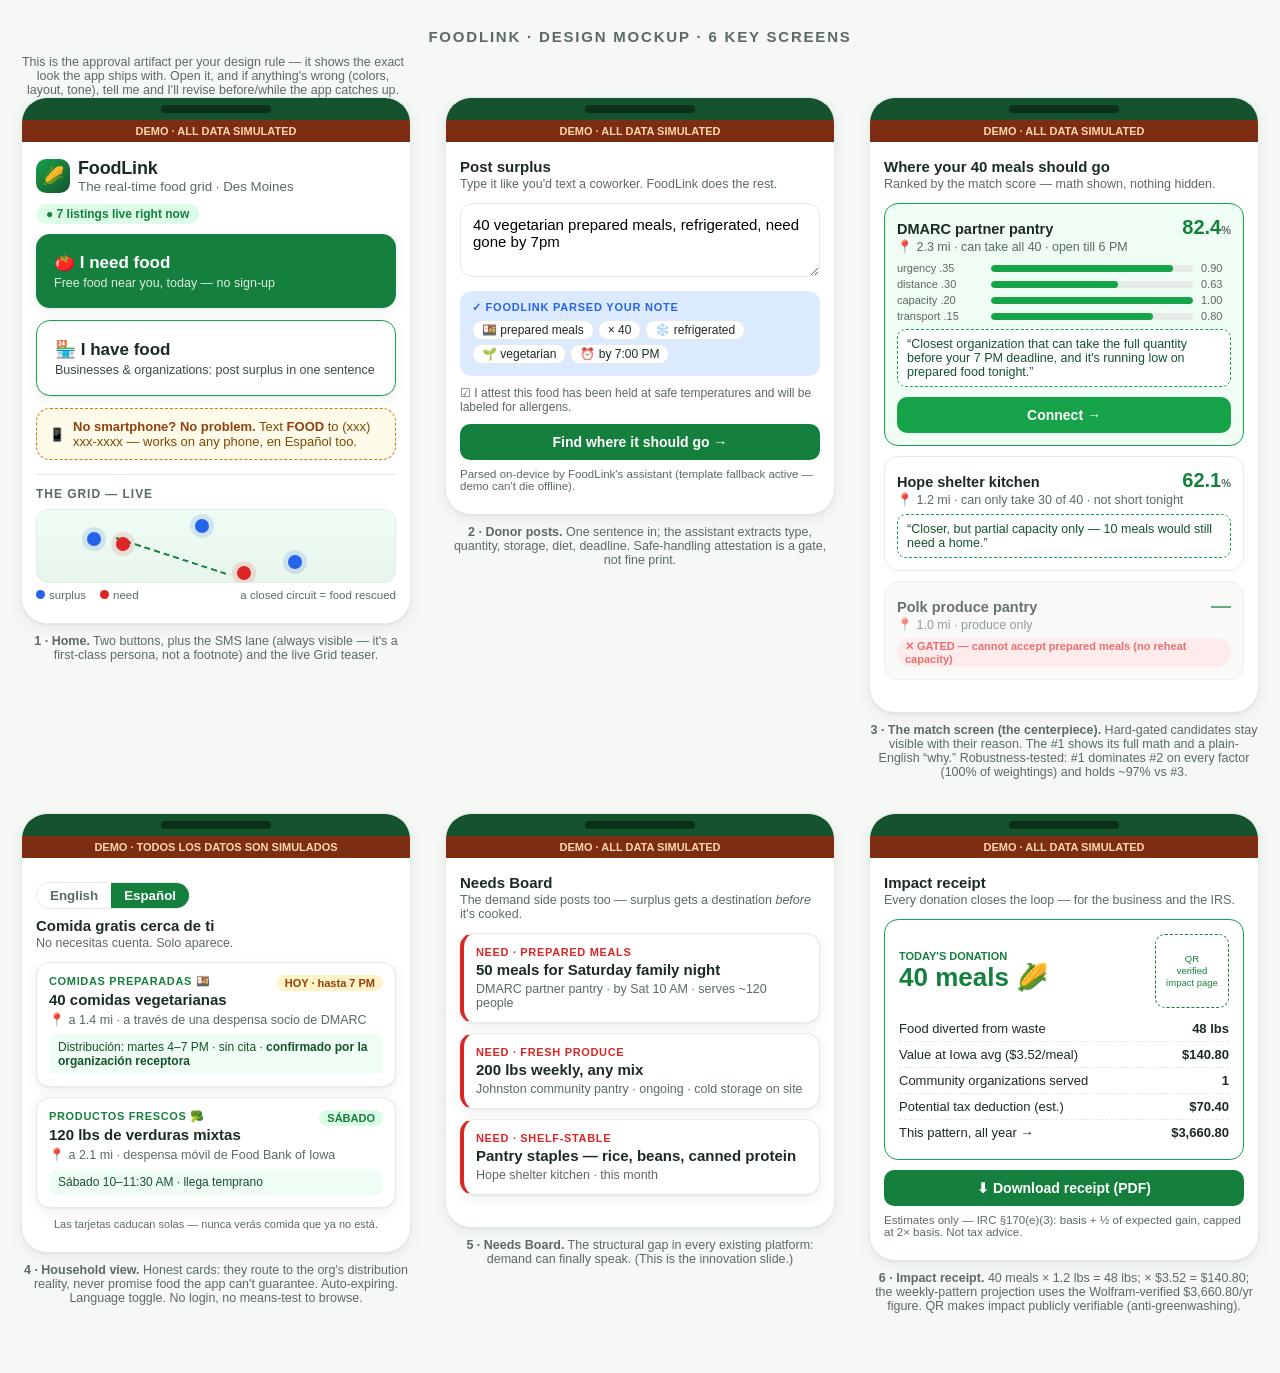
<file: designs/mockup.html>
<!DOCTYPE html>
<html lang="en">
<head>
<meta charset="UTF-8">
<meta name="viewport" content="width=device-width, initial-scale=1.0">
<title>FoodLink — Design Mockup (approval artifact)</title>
<style>
  :root{
    --green-900:#14532d; --green-700:#15803d; --green-600:#16a34a; --green-100:#dcfce7; --green-50:#f0fdf4;
    --amber-600:#d97706; --amber-100:#fef3c7; --amber-50:#fffbeb;
    --red-600:#dc2626; --red-100:#fee2e2;
    --blue-600:#2563eb; --blue-100:#dbeafe;
    --ink:#1c2b22; --muted:#5b6b60; --line:#e4eae5; --card:#ffffff; --bg:#f6f8f5;
    --radius:14px; --shadow:0 1px 2px rgba(20,43,34,.06),0 4px 14px rgba(20,43,34,.07);
  }
  *{box-sizing:border-box;margin:0;padding:0}
  body{font-family:-apple-system,BlinkMacSystemFont,"Segoe UI",Inter,Roboto,sans-serif;background:var(--bg);color:var(--ink);padding:28px 18px 60px}
  .wrap{max-width:420px;margin:0 auto}
  h1.page{font-size:15px;letter-spacing:.12em;text-transform:uppercase;color:var(--muted);text-align:center;margin-bottom:6px}
  .phones{display:flex;flex-wrap:wrap;gap:34px;justify-content:center}
  .frame{width:390px;background:#fff;border:1px solid var(--line);border-radius:26px;box-shadow:var(--shadow);overflow:hidden}
  .frame .notch{height:22px;background:var(--green-900);display:flex;align-items:center;justify-content:center}
  .frame .notch i{width:110px;height:8px;border-radius:99px;background:#0b2f18;display:block}
  .screen{padding:16px 14px 22px;min-height:300px}
  .cap{font-size:12.5px;color:var(--muted);text-align:center;margin-top:10px;max-width:390px}
  .brand{display:flex;align-items:center;gap:8px;margin-bottom:4px}
  .brand .logo{width:34px;height:34px;border-radius:10px;background:linear-gradient(135deg,var(--green-600),var(--green-900));display:flex;align-items:center;justify-content:center;font-size:18px}
  .brand b{font-size:18px;letter-spacing:-.01em}
  .brand small{display:block;color:var(--muted);font-weight:500}
  .tag{font-size:12px;color:var(--green-700);background:var(--green-100);border-radius:99px;padding:3px 10px;font-weight:600;display:inline-block;margin:6px 0 10px}
  .btn-big{display:block;width:100%;border:0;border-radius:var(--radius);padding:18px;font-size:17px;font-weight:700;text-align:left;margin-bottom:12px;cursor:pointer;box-shadow:var(--shadow)}
  .btn-big span{display:block;font-size:12.5px;font-weight:500;opacity:.85;margin-top:3px}
  .btn-need{background:var(--green-700);color:#fff}
  .btn-have{background:#fff;color:var(--ink);border:1.5px solid var(--green-600)}
  .lane{display:flex;gap:8px;align-items:center;background:var(--amber-50);border:1px dashed var(--amber-600);border-radius:var(--radius);padding:10px 12px;font-size:13px;color:#7c4a03}
  .lane b{color:#92400e}
  .gridmini{margin-top:14px;border-top:1px solid var(--line);padding-top:12px}
  .gridmini h4{font-size:12px;text-transform:uppercase;letter-spacing:.08em;color:var(--muted);margin-bottom:8px}
  .dots{position:relative;height:74px;background:linear-gradient(#f0fdf4,#e7f5ec);border-radius:12px;border:1px solid var(--line);overflow:hidden}
  .dot{position:absolute;width:14px;height:14px;border-radius:99px}
  .dot.s{background:var(--blue-600);box-shadow:0 0 0 5px rgba(37,99,235,.15)}
  .dot.n{background:var(--red-600);box-shadow:0 0 0 5px rgba(220,38,38,.13)}
  .link-line{position:absolute;height:2px;background:repeating-linear-gradient(90deg,var(--green-700) 0 6px,transparent 6px 10px);transform-origin:0 50%}
  .legend{display:flex;gap:14px;font-size:11.5px;color:var(--muted);margin-top:6px}
  .legend i{display:inline-block;width:9px;height:9px;border-radius:99px;margin-right:4px}
  h3.sec{font-size:15px;margin-bottom:2px}
  .sub{font-size:12.5px;color:var(--muted);margin-bottom:12px}
  textarea.post{width:100%;border:1.5px solid var(--line);border-radius:12px;padding:12px;font:inherit;font-size:15px;min-height:74px;resize:vertical}
  .parsed{margin-top:10px;background:var(--blue-100);border-radius:12px;padding:10px 12px;font-size:13px}
  .parsed b{font-size:11px;text-transform:uppercase;letter-spacing:.07em;color:var(--blue-600);display:block;margin-bottom:4px}
  .chip{display:inline-block;background:#fff;border:1px solid var(--line);border-radius:99px;padding:2px 9px;font-size:12px;margin:2px 4px 2px 0}
  .btn{display:inline-block;border:0;border-radius:10px;padding:10px 16px;font-weight:700;font-size:14px;cursor:pointer}
  .btn-primary{background:var(--green-700);color:#fff;width:100%;margin-top:10px}
  .ai-note{font-size:11.5px;color:var(--muted);margin-top:8px}
  .match{border:1.5px solid var(--line);border-radius:var(--radius);padding:12px;margin-bottom:10px;background:#fff}
  .match.top{border-color:var(--green-600);background:var(--green-50)}
  .match .head{display:flex;justify-content:space-between;align-items:baseline;gap:8px}
  .match .head b{font-size:14.5px}
  .score{font-size:20px;font-weight:800;color:var(--green-700)}
  .score small{font-size:11px;color:var(--muted);font-weight:600}
  .bars{margin:8px 0 6px;display:grid;gap:4px}
  .bar{display:grid;grid-template-columns:86px 1fr 30px;align-items:center;gap:8px;font-size:11px;color:var(--muted)}
  .bar .track{height:7px;background:var(--line);border-radius:99px;overflow:hidden}
  .bar .fill{height:100%;border-radius:99px;background:var(--green-600)}
  .why{font-size:12.5px;color:#14532d;background:#fff;border:1px dashed var(--green-600);border-radius:9px;padding:7px 9px;margin-top:7px}
  .match.gated{opacity:.66;background:var(--bg)}
  .gated .tag-gate{font-size:11px;color:var(--red-600);background:var(--red-100);border-radius:99px;padding:2px 8px;font-weight:700;display:inline-block;margin-top:6px}
  .card{background:#fff;border:1px solid var(--line);border-radius:var(--radius);padding:12px;margin-bottom:10px;box-shadow:var(--shadow)}
  .card .k{font-size:11px;font-weight:700;letter-spacing:.06em;text-transform:uppercase;color:var(--green-700)}
  .card h5{font-size:15px;margin:3px 0 4px}
  .card .meta{font-size:12.5px;color:var(--muted)}
  .card .honest{margin-top:7px;font-size:12px;background:var(--green-50);border-radius:8px;padding:6px 9px;color:#14532d}
  .pill{float:right;font-size:11px;font-weight:700;border-radius:99px;padding:2px 8px}
  .pill.now{background:var(--amber-100);color:#92400e}
  .pill.ok{background:var(--green-100);color:var(--green-700)}
  .seg{display:inline-flex;border:1px solid var(--line);border-radius:99px;overflow:hidden;font-size:12px;margin:8px 0}
  .seg button{border:0;background:#fff;padding:5px 13px;font-weight:600;color:var(--muted)}
  .seg button.on{background:var(--green-700);color:#fff}
  .need{border-left:4px solid var(--red-600)}
  .need .k{color:var(--red-600)}
  .sms{background:#e8f1ea;border-radius:18px 18px 18px 4px;padding:9px 12px;font-size:13px;margin-bottom:8px;max-width:85%}
  .sms.me{background:var(--green-700);color:#fff;border-radius:18px 18px 4px 18px;margin-left:auto}
  .receipt{border:1.5px solid var(--green-600);border-radius:var(--radius);background:#fff;padding:14px}
  .receipt .row{display:flex;justify-content:space-between;font-size:13px;padding:5px 0;border-bottom:1px dashed var(--line)}
  .receipt .row:last-child{border:0}
  .receipt .big{font-size:26px;font-weight:800;color:var(--green-700)}
  .qr{width:74px;height:74px;border:1.5px dashed var(--green-700);border-radius:10px;display:flex;align-items:center;justify-content:center;font-size:9.5px;color:var(--green-700);text-align:center;line-height:1.25}
  .sim{position:sticky;top:0;z-index:5;background:#7c2d12;color:#fed7aa;text-align:center;font-size:11px;padding:5px;font-weight:600}
  .footnote{font-size:11px;color:var(--muted);margin-top:10px;text-align:center}
</style>
</head>
<body>
<h1 class="page">FoodLink · design mockup · 6 key screens</h1>
<p class="cap">This is the approval artifact per your design rule — it shows the exact look the app ships with. Open it, and if anything's wrong (colors, layout, tone), tell me and I'll revise before/while the app catches up.</p>
<div class="phones">

<!-- ============ 1. HOME ============ -->
<div>
<div class="frame"><div class="notch"><i></i></div>
<div class="sim">DEMO · ALL DATA SIMULATED</div>
<div class="screen">
  <div class="brand"><div class="logo">🌽</div><div><b>FoodLink</b><small>The real-time food grid · Des Moines</small></div></div>
  <span class="tag">● 7 listings live right now</span>
  <button class="btn-big btn-need">🍅 I need food<span>Free food near you, today — no sign-up</span></button>
  <button class="btn-big btn-have">🏪 I have food<span>Businesses & organizations: post surplus in one sentence</span></button>
  <div class="lane">📱 <div><b>No smartphone? No problem.</b> Text <b>FOOD</b> to (xxx) xxx-xxxx — works on any phone, en Español too.</div></div>
  <div class="gridmini">
    <h4>The Grid — live</h4>
    <div class="dots">
      <div class="link-line" style="left:22%;top:38%;width:120px;transform:rotate(18deg)"></div>
      <div class="dot s" style="left:14%;top:30%"></div><div class="dot s" style="left:70%;top:62%"></div><div class="dot s" style="left:44%;top:12%"></div>
      <div class="dot n" style="left:22%;top:38%"></div><div class="dot n" style="left:56%;top:78%"></div>
    </div>
    <div class="legend"><span><i style="background:var(--blue-600)"></i>surplus</span><span><i style="background:var(--red-600)"></i>need</span><span style="margin-left:auto">a closed circuit = food rescued</span></div>
  </div>
</div></div>
<p class="cap"><b>1 · Home.</b> Two buttons, plus the SMS lane (always visible — it's a first-class persona, not a footnote) and the live Grid teaser.</p>
</div>

<!-- ============ 2. DONOR POST ============ -->
<div>
<div class="frame"><div class="notch"><i></i></div>
<div class="sim">DEMO · ALL DATA SIMULATED</div>
<div class="screen">
  <h3 class="sec">Post surplus</h3>
  <p class="sub">Type it like you'd text a coworker. FoodLink does the rest.</p>
  <textarea class="post">40 vegetarian prepared meals, refrigerated, need gone by 7pm</textarea>
  <div class="parsed"><b>✓ FoodLink parsed your note</b>
    <span class="chip">🍱 prepared meals</span><span class="chip">× 40</span><span class="chip">❄️ refrigerated</span><span class="chip">🌱 vegetarian</span><span class="chip">⏰ by 7:00 PM</span>
  </div>
  <div style="font-size:12px;color:var(--muted);margin-top:10px">☑ I attest this food has been held at safe temperatures and will be labeled for allergens.</div>
  <button class="btn btn-primary">Find where it should go →</button>
  <p class="ai-note">Parsed on-device by FoodLink's assistant (template fallback active — demo can't die offline).</p>
</div></div>
<p class="cap"><b>2 · Donor posts.</b> One sentence in; the assistant extracts type, quantity, storage, diet, deadline. Safe-handling attestation is a gate, not fine print.</p>
</div>

<!-- ============ 3. MATCH RESULTS ============ -->
<div>
<div class="frame"><div class="notch"><i></i></div>
<div class="sim">DEMO · ALL DATA SIMULATED</div>
<div class="screen">
  <h3 class="sec">Where your 40 meals should go</h3>
  <p class="sub">Ranked by the match score — math shown, nothing hidden.</p>
  <div class="match top">
    <div class="head"><b>DMARC partner pantry</b><span class="score">82.4<small>%</small></span></div>
    <div class="meta" style="font-size:12.5px;color:var(--muted)">📍 2.3 mi · can take all 40 · open till 6 PM</div>
    <div class="bars">
      <div class="bar"><span>urgency .35</span><div class="track"><div class="fill" style="width:90%"></div></div><span>0.90</span></div>
      <div class="bar"><span>distance .30</span><div class="track"><div class="fill" style="width:63%"></div></div><span>0.63</span></div>
      <div class="bar"><span>capacity .20</span><div class="track"><div class="fill" style="width:100%"></div></div><span>1.00</span></div>
      <div class="bar"><span>transport .15</span><div class="track"><div class="fill" style="width:80%"></div></div><span>0.80</span></div>
    </div>
    <div class="why">“Closest organization that can take the full quantity before your 7 PM deadline, and it's running low on prepared food tonight.”</div>
    <button class="btn btn-primary" style="background:var(--green-600)">Connect →</button>
  </div>
  <div class="match">
    <div class="head"><b>Hope shelter kitchen</b><span class="score">62.1<small>%</small></span></div>
    <div class="meta" style="font-size:12.5px;color:var(--muted)">📍 1.2 mi · can only take 30 of 40 · not short tonight</div>
    <div class="why">“Closer, but partial capacity only — 10 meals would still need a home.”</div>
  </div>
  <div class="match gated">
    <div class="head"><b>Polk produce pantry</b><span class="score">—</span></div>
    <div class="meta" style="font-size:12.5px;color:var(--muted)">📍 1.0 mi · produce only</div>
    <span class="tag-gate">✕ GATED — cannot accept prepared meals (no reheat capacity)</span>
  </div>
</div></div>
<p class="cap"><b>3 · The match screen (the centerpiece).</b> Hard-gated candidates stay visible with their reason. The #1 shows its full math and a plain-English “why.” Robustness-tested: #1 dominates #2 on every factor (100% of weightings) and holds ~97% vs #3.</p>
</div>

<!-- ============ 4. HOUSEHOLD VIEW ============ -->
<div>
<div class="frame"><div class="notch"><i></i></div>
<div class="sim">DEMO · TODOS LOS DATOS SON SIMULADOS</div>
<div class="screen">
  <div class="seg"><button>English</button><button class="on">Español</button></div>
  <h3 class="sec">Comida gratis cerca de ti</h3>
  <p class="sub">No necesitas cuenta. Solo aparece.</p>
  <div class="card">
    <span class="pill now">HOY · hasta 7 PM</span>
    <div class="k">Comidas preparadas 🍱</div>
    <h5>40 comidas vegetarianas</h5>
    <div class="meta">📍 a 1.4 mi · a través de una despensa socio de DMARC</div>
    <div class="honest">Distribución: martes 4–7 PM · sin cita · <b>confirmado por la organización receptora</b></div>
  </div>
  <div class="card">
    <span class="pill ok">SÁBADO</span>
    <div class="k">Productos frescos 🥦</div>
    <h5>120 lbs de verduras mixtas</h5>
    <div class="meta">📍 a 2.1 mi · despensa móvil de Food Bank of Iowa</div>
    <div class="honest">Sábado 10–11:30 AM · llega temprano</div>
  </div>
  <p class="footnote">Las tarjetas caducan solas — nunca verás comida que ya no está.</p>
</div></div>
<p class="cap"><b>4 · Household view.</b> Honest cards: they route to the org's distribution reality, never promise food the app can't guarantee. Auto-expiring. Language toggle. No login, no means-test to browse.</p>
</div>

<!-- ============ 5. NEEDS BOARD ============ -->
<div>
<div class="frame"><div class="notch"><i></i></div>
<div class="sim">DEMO · ALL DATA SIMULATED</div>
<div class="screen">
  <h3 class="sec">Needs Board</h3>
  <p class="sub">The demand side posts too — surplus gets a destination <i>before</i> it's cooked.</p>
  <div class="card need">
    <div class="k">NEED · prepared meals</div>
    <h5>50 meals for Saturday family night</h5>
    <div class="meta">DMARC partner pantry · by Sat 10 AM · serves ~120 people</div>
  </div>
  <div class="card need">
    <div class="k">NEED · fresh produce</div>
    <h5>200 lbs weekly, any mix</h5>
    <div class="meta">Johnston community pantry · ongoing · cold storage on site</div>
  </div>
  <div class="card need">
    <div class="k">NEED · shelf-stable</div>
    <h5>Pantry staples — rice, beans, canned protein</h5>
    <div class="meta">Hope shelter kitchen · this month</div>
  </div>
</div></div>
<p class="cap"><b>5 · Needs Board.</b> The structural gap in every existing platform: demand can finally speak. (This is the innovation slide.)</p>
</div>

<!-- ============ 6. IMPACT RECEIPT ============ -->
<div>
<div class="frame"><div class="notch"><i></i></div>
<div class="sim">DEMO · ALL DATA SIMULATED</div>
<div class="screen">
  <h3 class="sec">Impact receipt</h3>
  <p class="sub">Every donation closes the loop — for the business and the IRS.</p>
  <div class="receipt">
    <div style="display:flex;justify-content:space-between;align-items:center;margin-bottom:8px">
      <div><div class="k" style="font-size:11px;font-weight:700;color:var(--green-700)">TODAY'S DONATION</div>
      <div class="big">40 meals 🌽</div></div>
      <div class="qr">QR<br>verified<br>impact page</div>
    </div>
    <div class="row"><span>Food diverted from waste</span><b>48 lbs</b></div>
    <div class="row"><span>Value at Iowa avg ($3.52/meal)</span><b>$140.80</b></div>
    <div class="row"><span>Community organizations served</span><b>1</b></div>
    <div class="row"><span>Potential tax deduction (est.)</span><b>$70.40</b></div>
    <div class="row"><span>This pattern, all year →</span><b>$3,660.80</b></div>
  </div>
  <button class="btn btn-primary">⬇ Download receipt (PDF)</button>
  <p class="ai-note">Estimates only — IRC §170(e)(3): basis + ½ of expected gain, capped at 2× basis. Not tax advice.</p>
</div></div>
<p class="cap"><b>6 · Impact receipt.</b> 40 meals × 1.2 lbs = 48 lbs; × $3.52 = $140.80; the weekly-pattern projection uses the Wolfram-verified $3,660.80/yr figure. QR makes impact publicly verifiable (anti-greenwashing).</p>
</div>

</div>
</body>
</html>
</file>
